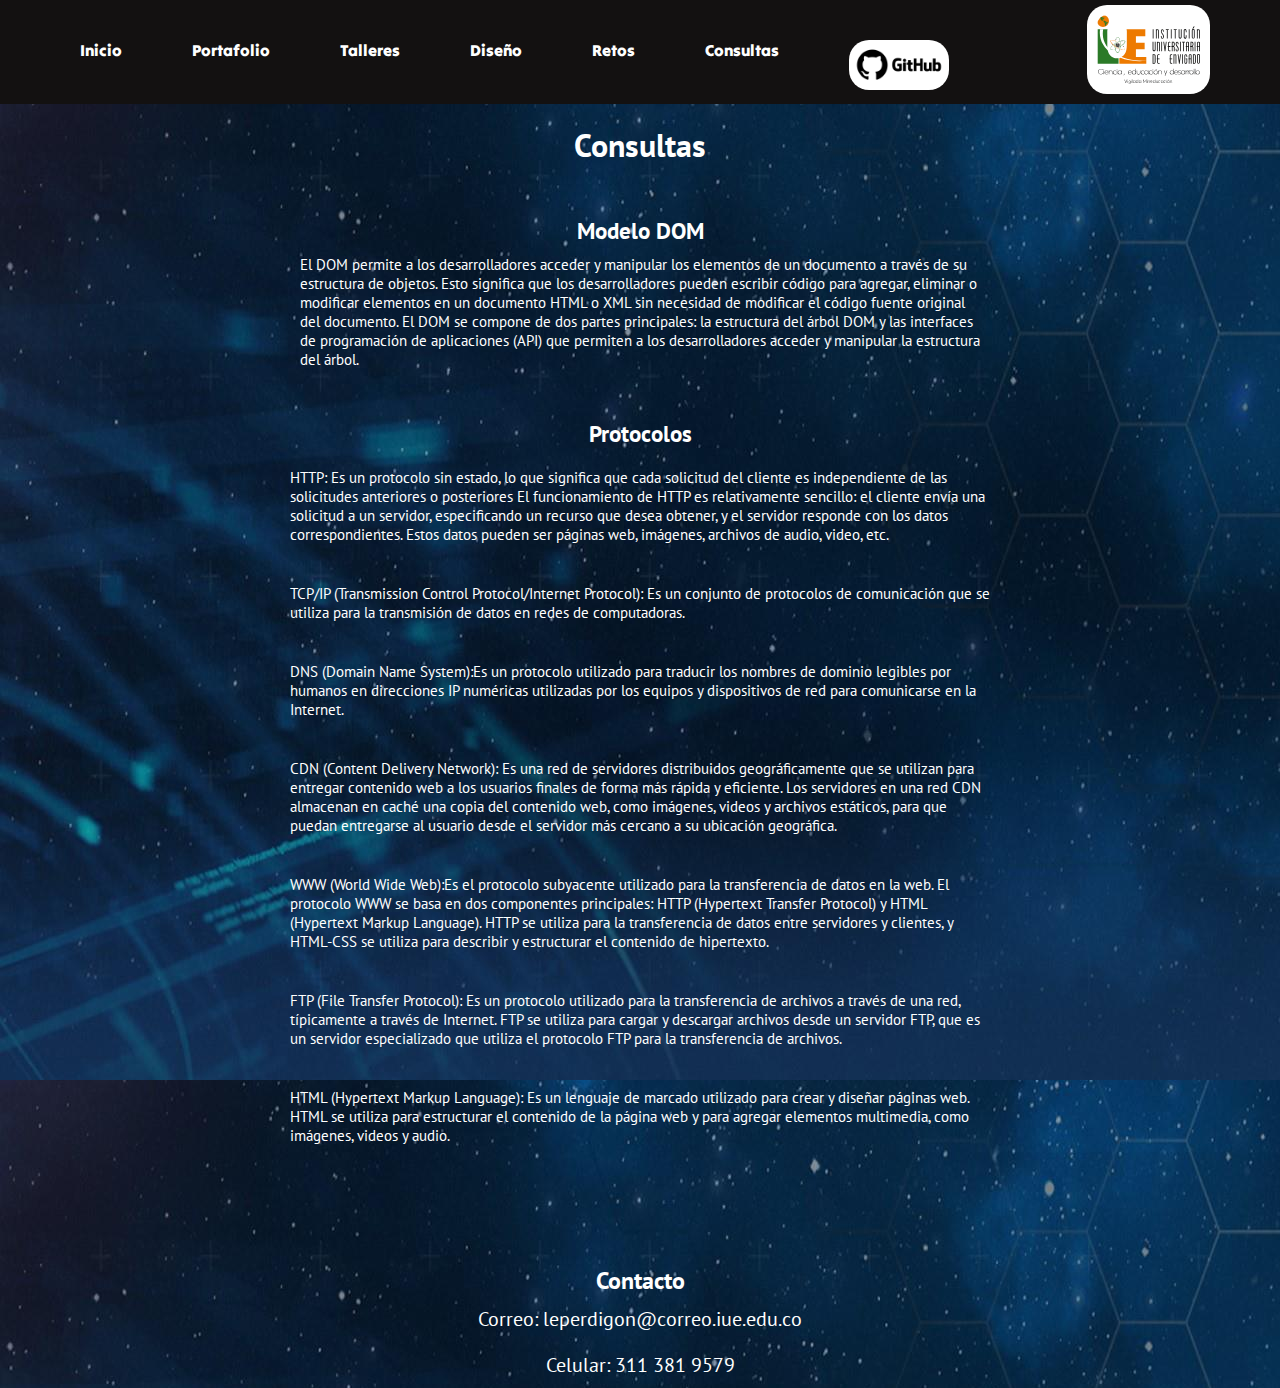
<file: Consultas.html>
<!DOCTYPE html>
<html lang="es">
<head>
    <meta charset="UTF-8">
    <meta http-equiv="X-UA-Compatible" content="IE=edge">
    <meta name="viewport" content="width=device-width, initial-scale=1.0">
    <link rel="stylesheet" href="./Estilos/styleConsultas.css">
    <title>Consultas</title>
</head>
<body>
    <header>
        <div class="menu">
            <nav>
                <ul class="menu-horizontal">
                    <li><a href="./border.html">Inicio</a></li>
                    <li><a href="./Portafolio.html">Portafolio</a></li>
                    <li><a href="./Talleres.html">Talleres</a></li>
                    <li><a href="./Diseño.html">Diseño</a></li>
                    <li><a href="./Retos.html">Retos</a></li>
                    <li><a href="./Consultas.html">Consultas</a></li>
                    <li><a href="https://github.com/Lucho118/ProgramacionWeb" target="_blank">
                        <img src="Imagenes/Github.jpg" alt="Github" class="Github"></a></li>
                </ul>
            </nav>
            <a href="https://www.iue.edu.co/"><img src="./Imagenes/iueLogo.svg" alt="LogoIUE" class="logo"></a>
            
        </div>        
    </header>

    <div class="Contenido">
        <h1>Consultas</h1>
        <ul class="links">
            <li>
                <h2>Modelo DOM</h2>
                <p>
                    El DOM permite a los desarrolladores acceder y manipular los 
                    elementos de un documento a través de su estructura de objetos. 
                    Esto significa que los desarrolladores pueden escribir código para 
                    agregar, eliminar o modificar elementos en un documento HTML o 
                    XML sin necesidad de modificar el código fuente original del documento.
                    El DOM se compone de dos partes principales: la estructura del árbol DOM 
                    y las interfaces de programación de aplicaciones (API) que permiten a los 
                    desarrolladores acceder y manipular la estructura del árbol.
                </p>
            </li>
            <li>
                <h2>Protocolos</h2>
                <p>
                    <ul class="Protocolos">
                        <li>HTTP: Es un protocolo sin estado, lo que significa que cada solicitud del cliente es independiente de las solicitudes anteriores o posteriores
                        El funcionamiento de HTTP es relativamente sencillo: el cliente envía una solicitud a un servidor, especificando un recurso que desea obtener, y el servidor responde con los datos correspondientes. Estos datos pueden ser páginas web, imágenes, archivos de audio, video, etc.
                        </li>
                        <li>TCP/IP (Transmission Control Protocol/Internet Protocol): Es un conjunto de protocolos de comunicación que se utiliza para la transmisión de datos en redes de computadoras.</li>
                        <li>DNS (Domain Name System):Es un protocolo utilizado para traducir los nombres de dominio legibles por humanos en direcciones IP numéricas utilizadas por los equipos y dispositivos de red para comunicarse en la Internet.</li>
                        <li> CDN (Content Delivery Network): Es una red de servidores distribuidos geográficamente que se utilizan para entregar contenido web a los usuarios finales de forma más rápida y eficiente. Los servidores en una red CDN almacenan en caché una copia del contenido web, como imágenes, videos y archivos estáticos, para que puedan entregarse al usuario desde el servidor más cercano a su ubicación geográfica.</li>
                        <li>WWW (World Wide Web):Es el protocolo subyacente utilizado para la transferencia de datos en la web. El protocolo WWW se basa en dos componentes principales: HTTP (Hypertext Transfer Protocol) y HTML (Hypertext Markup Language). HTTP se utiliza para la transferencia de datos entre servidores y clientes, y HTML-CSS se utiliza para describir y estructurar el contenido de hipertexto.</li>
                        <li>FTP (File Transfer Protocol): Es un protocolo utilizado para la transferencia de archivos a través de una red, típicamente a través de Internet. FTP se utiliza para cargar y descargar archivos desde un servidor FTP, que es un servidor especializado que utiliza el protocolo FTP para la transferencia de archivos.</li>
                        <li>HTML (Hypertext Markup Language): Es un lenguaje de marcado utilizado para crear y diseñar páginas web. HTML se utiliza para estructurar el contenido de la página web y para agregar elementos multimedia, como imágenes, videos y audio.</li>
                    </ul>
                </p>
            </li>
        </ul>
    </div>

    <div class="Contacto">
        <h2>Contacto</h2>
        <div id="Informacion">
            <p>Correo:  leperdigon@correo.iue.edu.co</p>
            <p>Celular: 311 381 9579</p>
        </div>
    </div>
</body>
</body>
</html>
</file>
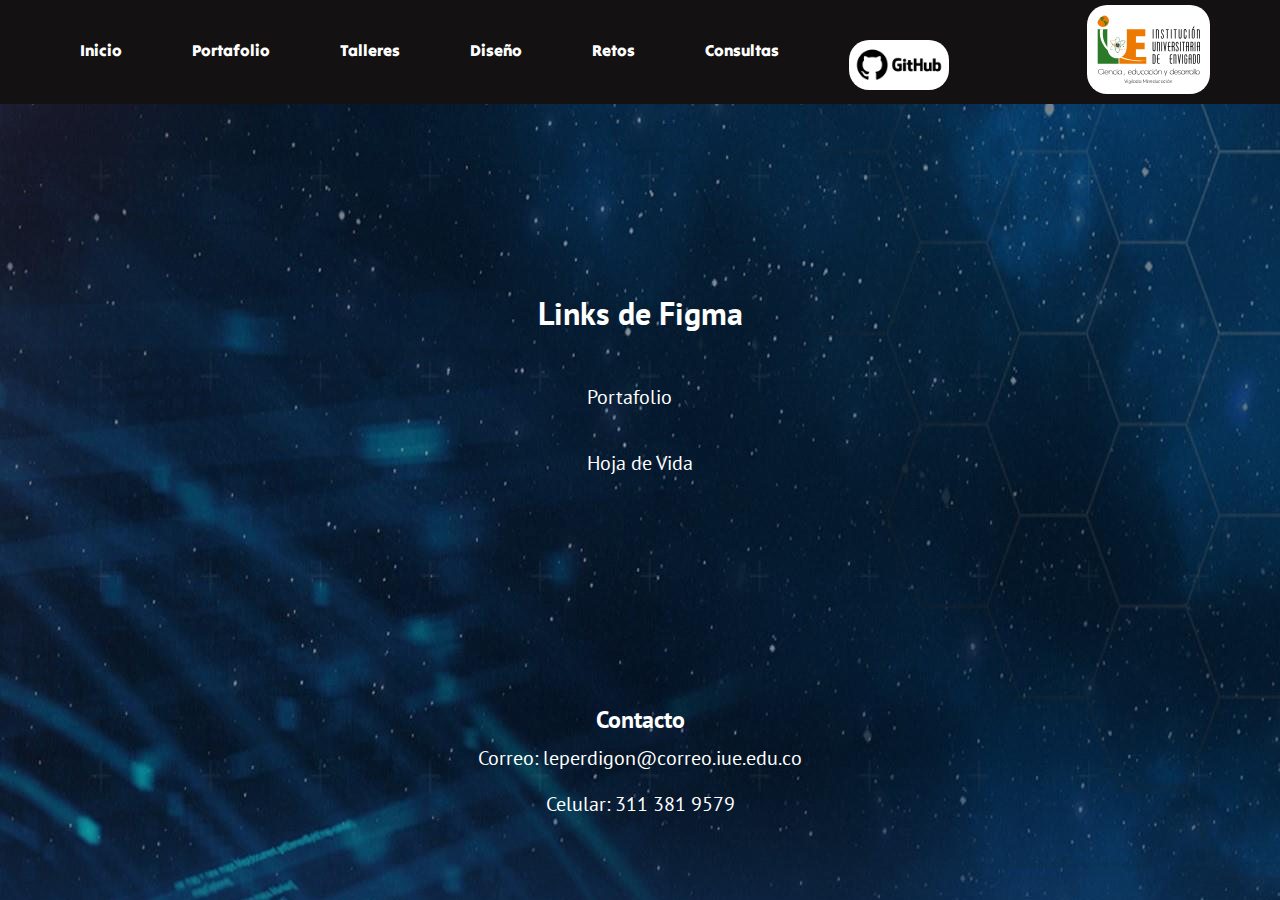
<file: Diseño.html>
<!DOCTYPE html>
<html lang="es">
<head>
    <meta charset="UTF-8">
    <meta http-equiv="X-UA-Compatible" content="IE=edge">
    <meta name="viewport" content="width=device-width, initial-scale=1.0">
    <link rel="stylesheet" href="./Estilos/styleGeneral.css">
    <title>Diseño</title>
</head>
<body>
    <header>
        <div class="menu">
            <nav>
                <ul class="menu-horizontal">
                    <li><a href="./index.html">Inicio</a></li>
                    <li><a href="./Portafolio.html">Portafolio</a></li>
                    <li><a href="./Talleres.html">Talleres</a></li>
                    <li><a href="./Diseño.html">Diseño</a></li>
                    <li><a href="./Retos.html">Retos</a></li>
                    <li><a href="./Consultas.html">Consultas</a></li>
                    <li><a href="https://github.com/Lucho118/ProgramacionWeb" target="_blank">
                        <img src="Imagenes/Github.jpg" alt="Github" class="Github"></a></li>
                </ul>
            </nav>
            <a href="https://www.iue.edu.co/" target="_blank"><img src="./Imagenes/iueLogo.svg" alt="LogoIUE" class="logo"></a>
            
        </div>        
    </header>

    <div class="Contenido">
        <h1>Links de Figma</h1>
        <ul class="links">
            <li><a href="https://www.figma.com/proto/ElZt2PTxZqno3W1r5WyziS/Portafolio?node-id=7%3A82&scaling=min-zoom&page-id=0%3A1" target="_blank">Portafolio</a></li>
            <li><a href="https://www.figma.com/proto/nLwJsWGTECnhEjZqfuh97p/HojaDeVida?node-id=1%3A2&scaling=min-zoom&page-id=0%3A1" target="_blank">Hoja de Vida</a></li>
        </ul>
    </div>

    <div class="Contacto">
        <h2>Contacto</h2>
        <div id="Informacion">
            <p>Correo:  leperdigon@correo.iue.edu.co</p>
            <p>Celular: 311 381 9579</p>
        </div>
    </div>
</body>
</body>
</html>
</file>
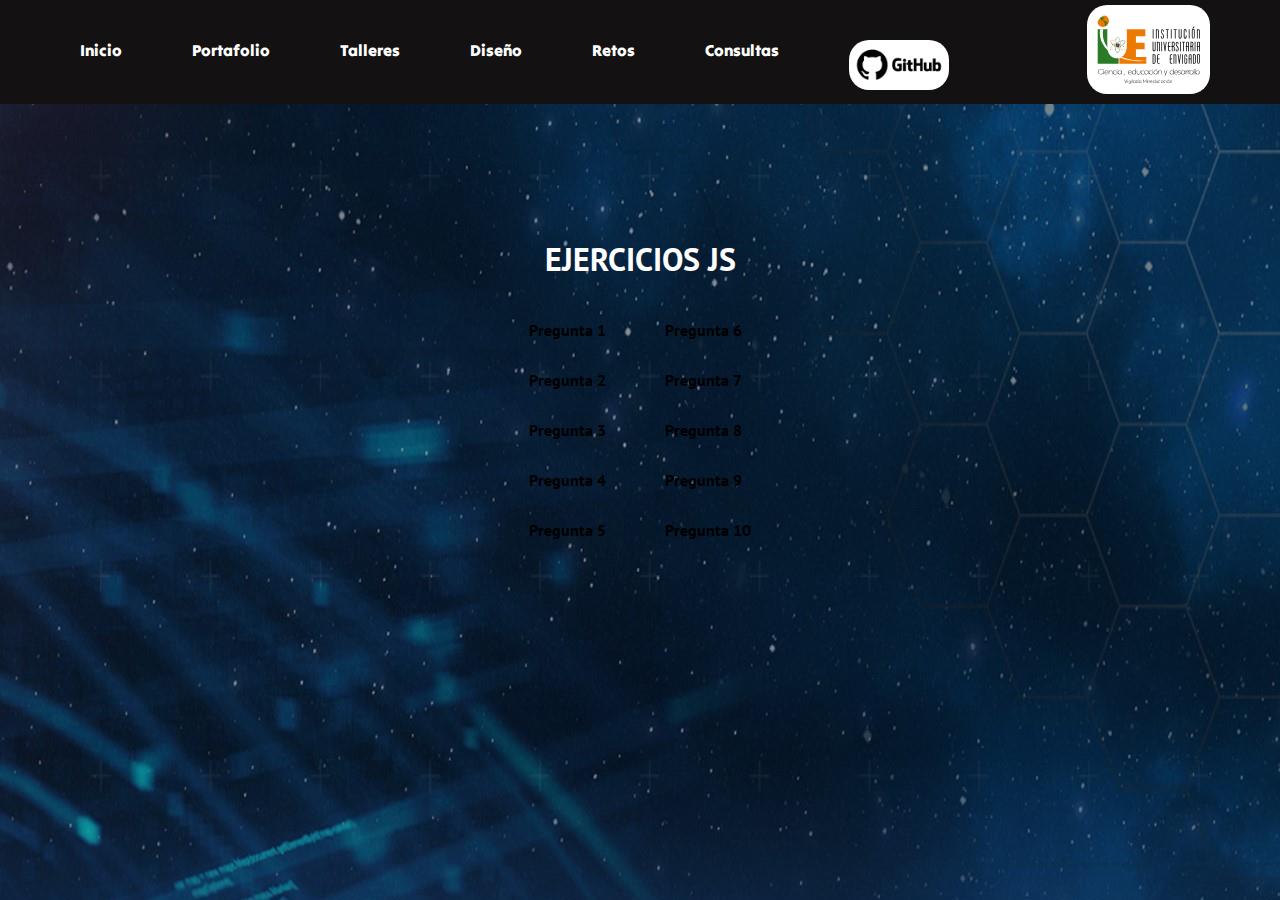
<file: EjerciciosJS.html>
<!DOCTYPE html>
<html lang="es">
<head>
    <meta charset="UTF-8">
    <meta http-equiv="X-UA-Compatible" content="IE=edge">
    <meta name="viewport" content="width=device-width, initial-scale=1.0">
    <link rel="stylesheet" href="./Estilos/styleEjerJs.css">
    <title>JavaScript</title>
</head>
<body>
    <header>
        <div class="menu">
            <nav>
                <ul class="menu-horizontal">
                    <li><a href="./index.html">Inicio</a></li>
                    <li><a href="./Portafolio.html">Portafolio</a></li>
                    <li><a href="./Talleres.html">Talleres</a></li>
                    <li><a href="./Diseño.html">Diseño</a></li>
                    <li><a href="./Retos.html">Retos</a></li>
                    <li><a href="./Consultas.html">Consultas</a></li>
                    <li><a href="https://github.com/Lucho118/ProgramacionWeb" target="_blank">
                        <img src="Imagenes/Github.jpg" alt="Github" class="Github"></a></li>
                </ul>
            </nav>
            <a href="https://www.iue.edu.co/" target="_blank"><img src="./Imagenes/iueLogo.svg" alt="LogoIUE" class="logo"></a>
            
        </div>        
    </header>
    <div class="Contenido">
        <h1>EJERCICIOS JS</h1>
        <div class="Preguntas">
            <ul class="links">
                <li id="1">Pregunta 1</li>
                <li id="2">Pregunta 2</li>
                <li id="3">Pregunta 3</li>
                <li id="4">Pregunta 4</li>
                <li id="5">Pregunta 5</li>
            </ul>
            <ul class="links">
                <li id="6">Pregunta 6</li>
                <li id="7">Pregunta 7</li>
                <li id="8">Pregunta 8</li>
                <li id="9">Pregunta 9</li>
                <li id="10">Pregunta 10</li>
            </ul> 
        </div>    

        <div class="Respuesta">
            
        </div>
    </div>

    <script src="/JS.js"></script>
</body>
</html>
</file>
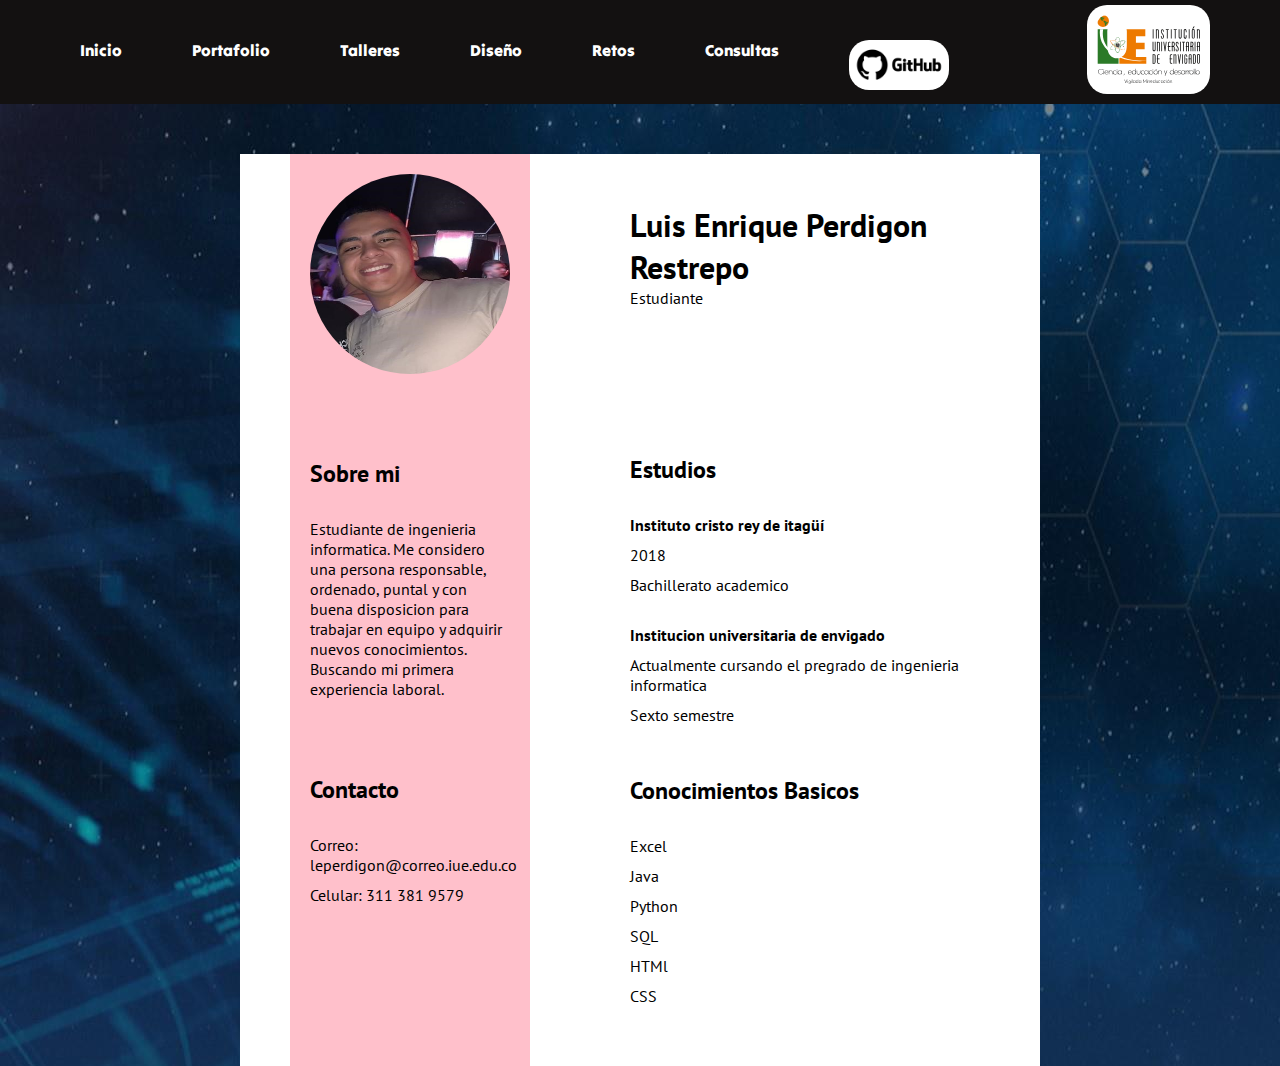
<file: HojaDeVida.html>
<!DOCTYPE html>
<html lang="es">
<head>
    <meta charset="UTF-8">
    <meta http-equiv="X-UA-Compatible" content="IE=edge">
    <meta name="viewport" content="width=device-width, initial-scale=1.0">
    <link rel="stylesheet" href="./Estilos/styleHojaDeVida.css">
    <title>Hoja De Vida</title>
</head>
<body>
    <header>
        <div class="menu">
            <nav>
                <ul class="menu-horizontal">
                    <li><a href="./index.html">Inicio</a></li>
                    <li><a href="./Portafolio.html">Portafolio</a></li>
                    <li><a href="./Talleres.html">Talleres</a></li>
                    <li><a href="./Diseño.html">Diseño</a></li>
                    <li><a href="./Retos.html">Retos</a></li>
                    <li><a href="./Consultas.html">Consultas</a></li>
                    <li><a href="https://github.com/Lucho118/ProgramacionWeb" target="_blank">
                        <img src="Imagenes/Github.jpg" alt="Github" class="Github"></a></li>
                </ul>
            </nav>
            <a href="https://www.iue.edu.co/" target="_blank"><img src="./Imagenes/iueLogo.svg" alt="LogoIUE" class="logo"></a>
            
        </div>        
    </header>

    <div class="Contenido">

        <div class="Presentacion">            
            <div id="Imagen">
                <img class="Foto" src="Imagenes/Foto1.jpg">
            </div>

            <div id="NombreMedia">
                <h1>Luis Enrique Perdigon Restrepo</h1>
                <p>Estudiante</p>
            </div>

            <div id="SobreMi">              
                <h2>Sobre mi</h2>
                <p id="Descripcion">Estudiante de ingenieria informatica.
                    Me considero una persona responsable, ordenado, puntal y con buena disposicion para trabajar en equipo y adquirir nuevos conocimientos.
                    Buscando mi primera experiencia laboral.</p>           
            </div>

            <div id="Contacto">
                <h2>Contacto</h2>
                <div id="Informacion">
                    <p>Correo:  leperdigon@correo.iue.edu.co</p>
                    <p>Celular: 311 381 9579</p>
                </div>
            </div>
        </div>
    
        <div class="Informacion">
            <div id="Nombre">
                <h1>Luis Enrique Perdigon Restrepo</h1>
                <p>Estudiante</p>
            </div>
            
            <div id="Estudios">
                <h2>Estudios</h2>
                <h4>Instituto cristo rey de itagüí</h4>
                <p>2018</p>
                <p>Bachillerato academico</p>
    
                <h4>Institucion universitaria de envigado</h4>
                <p>Actualmente cursando el pregrado de ingenieria informatica</p>
                <p>Sexto semestre</p>
            </div>
            
            <div id="Conocimientos">
                <h2>Conocimientos Basicos</h2>
                <p>Excel</p>
                <p>Java</p>
                <p>Python</p>
                <p>SQL</p>
                <p>HTMl</p>
                <p>CSS</p>
            </div>
        </div>
    </div>
    
    
</body>
</html>
</file>
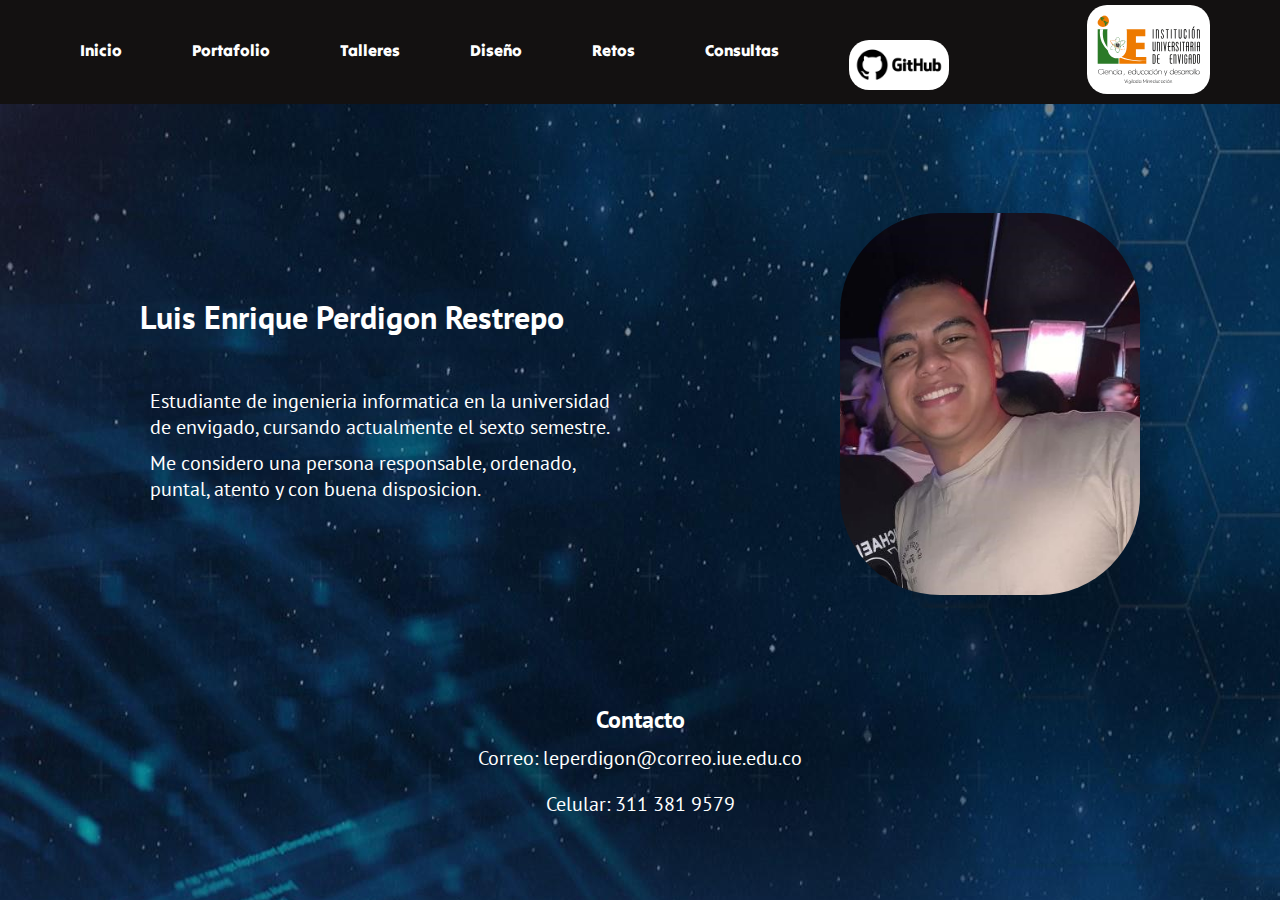
<file: Portafolio.html>
<!DOCTYPE html>
<html lang="es">
<head>
    <meta charset="UTF-8">
    <meta http-equiv="X-UA-Compatible" content="IE=edge">
    <meta name="viewport" content="width=device-width, initial-scale=1.0">
    <link rel="stylesheet" href="./Estilos/stylePortafolio.css">
    <title>Portafolio</title>
</head>
<body>
    <header>
        <div class="menu">
            <nav>
                <ul class="menu-horizontal">
                    <li><a href="./index.html">Inicio</a></li>
                    <li><a href="./Portafolio.html">Portafolio</a></li>
                    <li><a href="./Talleres.html">Talleres</a></li>
                    <li><a href="./Diseño.html">Diseño</a></li>
                    <li><a href="./Retos.html">Retos</a></li>
                    <li><a href="./Consultas.html">Consultas</a></li>
                    <li><a href="https://github.com/Lucho118/ProgramacionWeb" target="_blank">
                        <img src="Imagenes/Github.jpg" alt="Github" class="Github"></a></li>
                </ul>
            </nav>
            <a href="https://www.iue.edu.co/" target="_blank"><img src="./Imagenes/iueLogo.svg" alt="LogoIUE" class="logo"></a>
            
        </div>        
    </header>

    <div class="Contenido">
        <div id="Presentacion">
            <h1>Luis Enrique Perdigon Restrepo</h1>
            <p>Estudiante de ingenieria informatica en la universidad de envigado, 
                cursando actualmente el sexto semestre.</p>
            <p>
                Me considero una persona responsable, ordenado, puntal, atento y con buena disposicion.
            </p>
        </div>
        <img src="./Imagenes/Foto1.jpg" alt="Foto" class="Foto">
    </div>

    <div class="Contacto">
        <h2>Contacto</h2>
        <div id="Informacion">
            <p>Correo:  leperdigon@correo.iue.edu.co</p>
            <p>Celular: 311 381 9579</p>
        </div>
    </div>
</body>
</html>
</file>
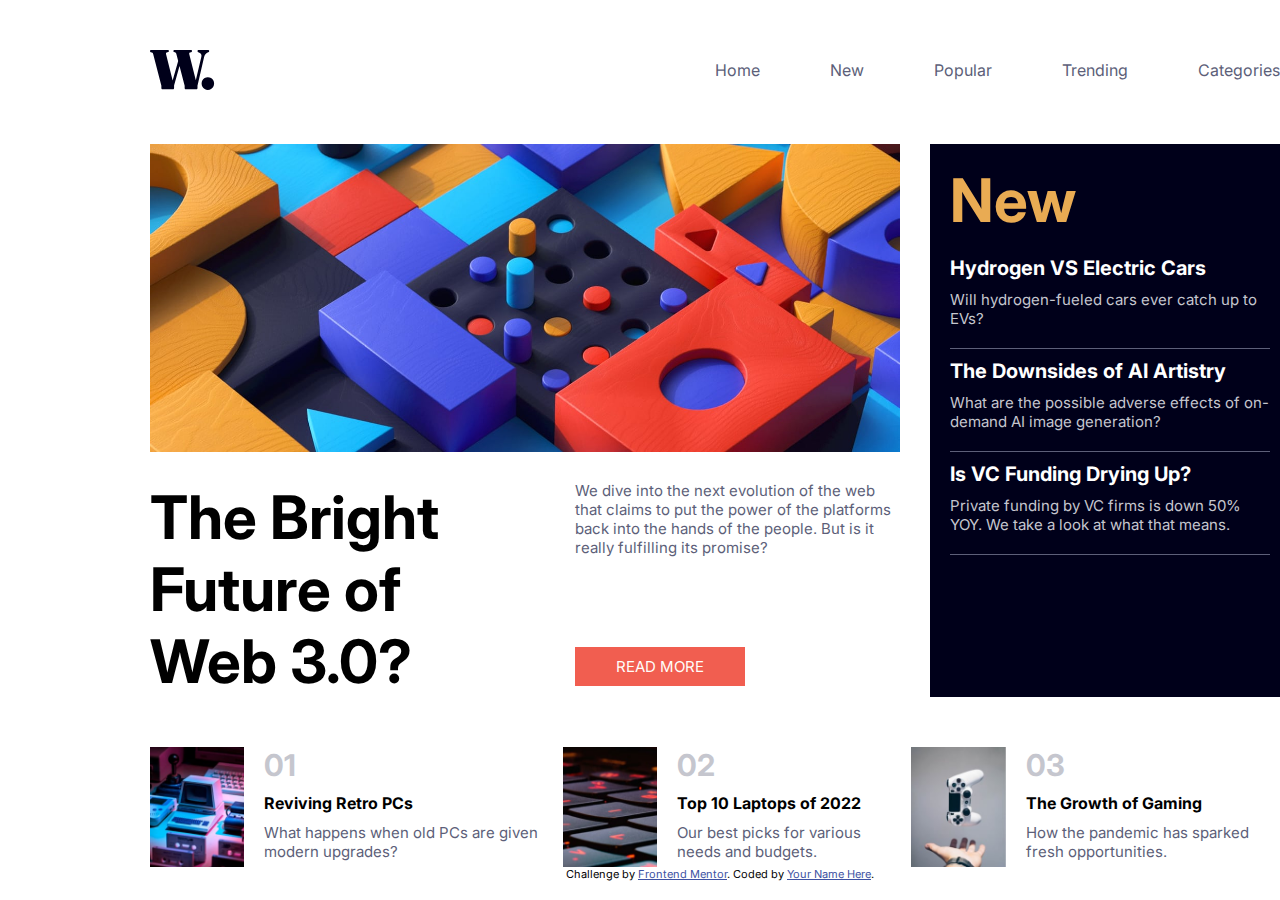
<file: Reto1.html>
<!DOCTYPE html>
<html lang="en">
<head>
  <meta charset="UTF-8">
  <meta name="viewport" content="width=device-width, initial-scale=1.0"> <!-- displays site properly based on user's device -->

  <link rel="icon" type="image/png" sizes="32x32" href="./Imagenes/Reto1/favicon-32x32.png">
  <link rel="stylesheet" href="./Estilos/styleReto1.css">
  
  <title>Frontend Mentor | News homepage</title>

  <!-- Feel free to remove these styles or customise in your own stylesheet 👍 -->
  <style>
    .attribution { font-size: 11px; text-align: center; }
    .attribution a { color: hsl(228, 45%, 44%); }
  </style>
</head>
<body>
  <header>
    <div class="Logo">
      <img src="./Imagenes/Reto1/logo.svg" alt="Logo">
    </div>
    <div class="menu">
        <nav>  
          <ul class="menu-horizontal">
            <li><a href="#">Home</a></li>
            <li><a href="#">New</a></li>
            <li><a href="#">Popular</a></li>
            <li><a href="#">Trending</a></li>
            <li><a href="#">Categories</a></li>
          </ul>
        </nav>   
    </div>        
  </header>
  <section id="Contenido">
    <div class="Principal">
      <img src="./Imagenes/Reto1/image-web-3-desktop.jpg" alt="Diseño" id="ImgPrincipal">
      <div id="Principal">
        <div id="info1">
          <h1>
            The Bright Future of Web 3.0?
          </h1>        
        </div>
        <div id="info2">
          <div id="texto">
            We dive into the next evolution of the web that claims to put the power of the platforms back into the hands of the people. 
            But is it really fulfilling its promise?
          </div>
          <div id="boton">
            READ MORE
          </div>
        </div>  
      </div>     
    </div>
    <div class="Secundario">
      <h1 id="Titulo">New</h1> 
      <div id="Cont1">
        <h2 class="Subtitulo">Hydrogen VS Electric Cars</h2>
      
        <p>Will hydrogen-fueled cars ever catch up to EVs?</p>
      </div>
      <div id="Cont2">
        <h2 class="Subtitulo">The Downsides of AI Artistry</h2>
      
        <p>What are the possible adverse effects of on-demand AI image generation?</p>
      </div>
      <div id="Cont3">
        <h2 class="Subtitulo">Is VC Funding Drying Up?</h2>
      
        <p>Private funding by VC firms is down 50% YOY. We take a look at what that means.</p>
      </div>
    </div>
  </section>
  <section id="PiePagina">
    <div class="ContPie">
      <img src="./Imagenes/Reto1/image-retro-pcs.jpg" alt="PcRetro" class="ImgPie">
      <div>
        <h1 class="Numero">01</h1>
        <h2 class="SubPie">Reviving Retro PCs</h2>
        <p class="ParPie">What happens when old PCs are given modern upgrades?</p>
      </div>        
    </div>
    <div class="ContPie">
      <img src="./Imagenes/Reto1/image-top-laptops.jpg" alt="Laptop" class="ImgPie">
      <div>
        <h1 class="Numero">02</h1>
        <h2 class="SubPie">Top 10 Laptops of 2022</h2>
        <p class="ParPie">Our best picks for various needs and budgets.</p>
      </div>             
    </div>
    <div class="ContPie">
      <img src="./Imagenes/Reto1/image-gaming-growth.jpg" alt="Growth" class="ImgPie">
      <div>
        <h1 class="Numero">03</h1>
        <h2 class="SubPie">The Growth of Gaming</h2>
        <p class="ParPie">How the pandemic has sparked fresh opportunities.</p>
      </div>           
    </div>
  </section>

  <div class="attribution">
    Challenge by <a href="https://www.frontendmentor.io?ref=challenge" target="_blank">Frontend Mentor</a>. 
    Coded by <a href="#">Your Name Here</a>.
  </div>
</body>
</html>
</file>
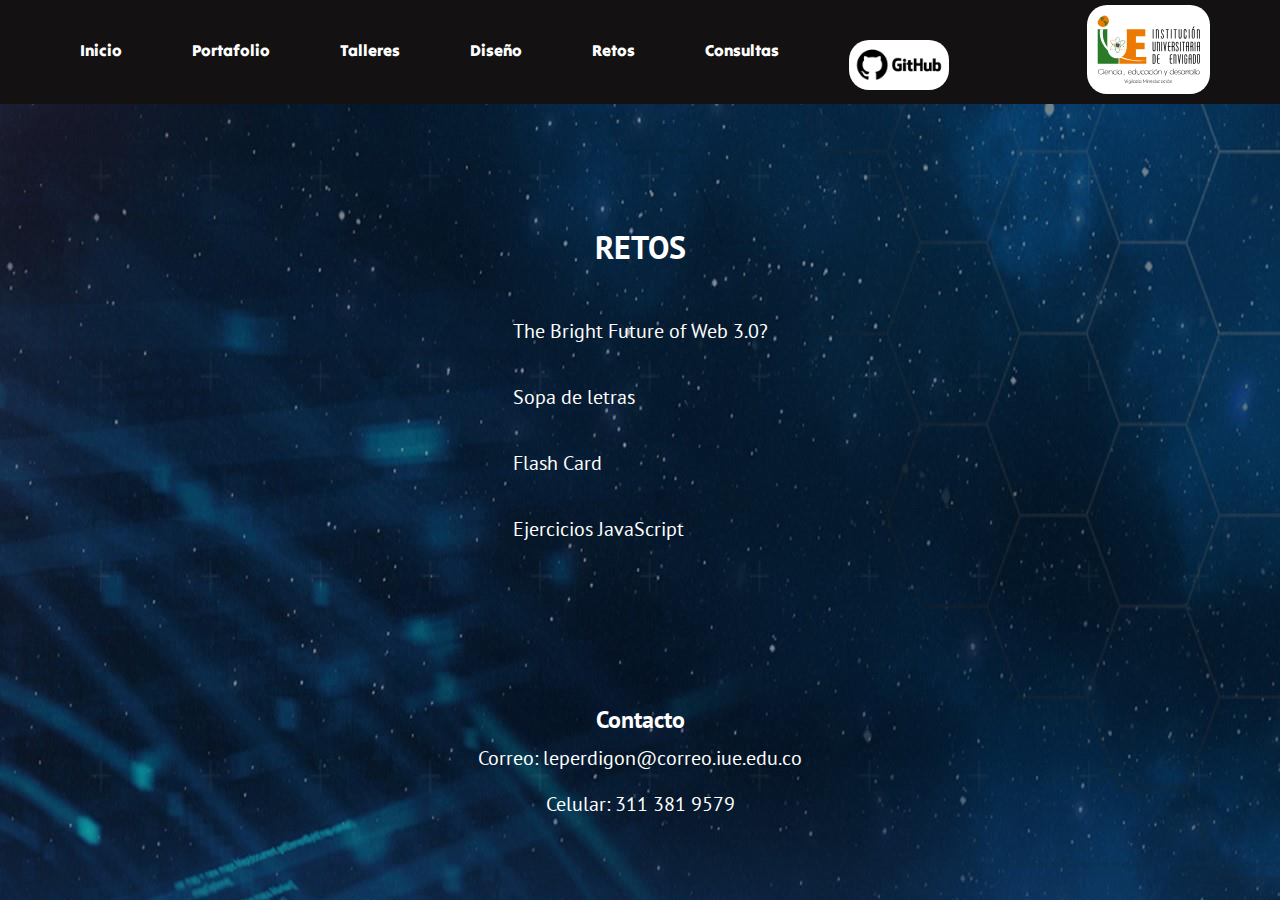
<file: Retos.html>
<!DOCTYPE html>
<html lang="es">
<head>
    <meta charset="UTF-8">
    <meta http-equiv="X-UA-Compatible" content="IE=edge">
    <meta name="viewport" content="width=device-width, initial-scale=1.0">
    <link rel="stylesheet" href="./Estilos/styleGeneral.css">
    <title>Retos</title>
</head>
<body>
    <header>
        <div class="menu">
            <nav>
                <ul class="menu-horizontal">
                    <li><a href="./index.html">Inicio</a></li>
                    <li><a href="./Portafolio.html">Portafolio</a></li>
                    <li><a href="./Talleres.html">Talleres</a></li>
                    <li><a href="./Diseño.html">Diseño</a></li>
                    <li><a href="./Retos.html">Retos</a></li>
                    <li><a href="./Consultas.html">Consultas</a></li>
                    <li><a href="https://github.com/Lucho118/ProgramacionWeb" target="_blank">
                        <img src="Imagenes/Github.jpg" alt="Github" class="Github"></a></li>
                </ul>
            </nav>
            <a href="https://www.iue.edu.co/" target="_blank"><img src="./Imagenes/iueLogo.svg" alt="LogoIUE" class="logo"></a>
            
        </div>        
    </header>

    <div class="Contenido">
        <h1>RETOS</h1>
        <ul class="links">
            <li><a href="./Reto1.html" target="_blank">The Bright Future of Web 3.0?</a></li>
            <li><a href="./SopaDeLetras.html">Sopa de letras</a></li>
            <li><a href="./Flashcard.html">Flash Card</a></li>
            <li><a href="./EjerciciosJS.html">Ejercicios JavaScript</a></li>
        </ul>
    </div>

    <div class="Contacto">
        <h2>Contacto</h2>
        <div id="Informacion">
            <p>Correo:  leperdigon@correo.iue.edu.co</p>
            <p>Celular: 311 381 9579</p>
        </div>
    </div>
</body>
</body>
</html>
</file>
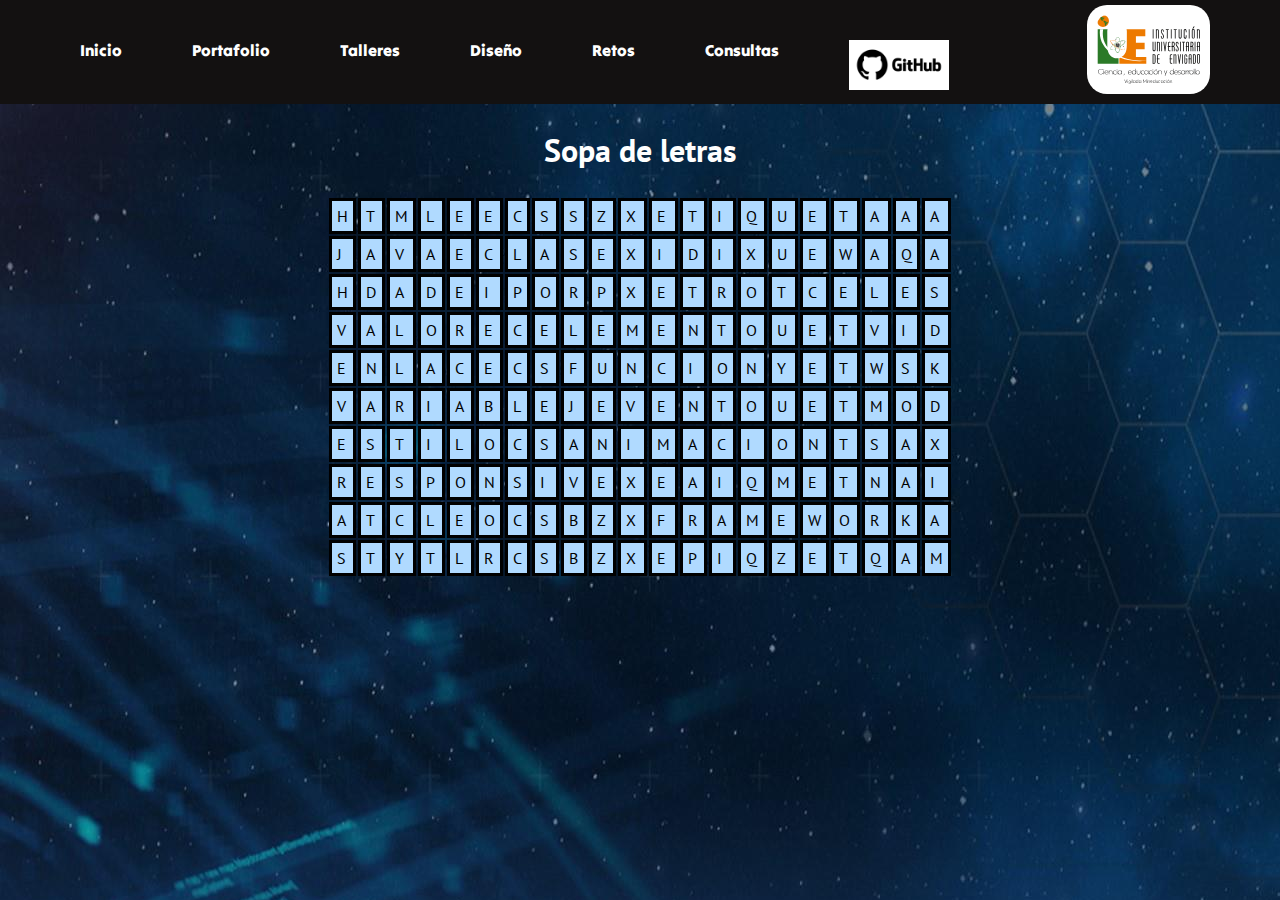
<file: SopaDeLetras.html>
<!DOCTYPE html>
<html lang="es">
<head>
    <meta charset="UTF-8">
    <meta http-equiv="X-UA-Compatible" content="IE=edge">
    <meta name="viewport" content="width=device-width, initial-scale=1.0">
    <title>Sopa de letras</title>
    <link rel="stylesheet" href="./Estilos/styleSopa.css">
</head>
<body> 
    <header>
        <div class="menu">
            <nav>
                <ul class="menu-horizontal">
                    <li><a href="./index.html">Inicio</a></li>
                    <li><a href="./Portafolio.html">Portafolio</a></li>
                    <li><a href="./Talleres.html">Talleres</a></li>
                    <li><a href="./Diseño.html">Diseño</a></li>
                    <li><a href="./Retos.html">Retos</a></li>
                    <li><a href="./Consultas.html">Consultas</a></li>
                    <li><a href="https://github.com/Lucho118/ProgramacionWeb" target="_blank">
                        <img src="Imagenes/Github.jpg" alt="Github" class="Github"></a></li>
                </ul>
            </nav>
            <a href="https://www.iue.edu.co/" target="_blank"><img src="./Imagenes/iueLogo.svg" alt="LogoIUE" class="logo"></a>
            
        </div>        
    </header>   
    <section class="tabla">
        <h1>Sopa de letras</h1>
        <table class="sopa">
            <tr>
                <td class="ele">H</td>
                <td class="ele">T</td>
                <td class="ele">M</td>
                <td class="ele">L</td>
                <td class="ele">E</td>
                <td class="ele">E</td>
                <td class="ele">C</td>
                <td class="ele">S</td>
                <td class="ele">S</td>
                <td class="ele">Z</td>
                <td class="ele">X</td>
                <td class="ele">E</td>
                <td class="ele">T</td>
                <td class="ele">I</td>
                <td class="ele">Q</td>
                <td class="ele">U</td>
                <td class="ele">E</td>
                <td class="ele">T</td>
                <td class="ele">A</td>
                <td class="ele">A</td>
                <td class="ele">A</td>
            </tr>
            <tr>
                <td class="ele">J</td>
                <td class="ele">A</td>
                <td class="ele">V</td>
                <td class="ele">A</td>
                <td class="ele">E</td>
                <td class="ele">C</td>
                <td class="ele">L</td>
                <td class="ele">A</td>
                <td class="ele">S</td>
                <td class="ele">E</td>
                <td class="ele">X</td>
                <td class="ele">I</td>
                <td class="ele">D</td>
                <td class="ele">I</td>
                <td class="ele">X</td>
                <td class="ele">U</td>
                <td class="ele">E</td>
                <td class="ele">W</td>
                <td class="ele">A</td>
                <td class="ele">Q</td>
                <td class="ele">A</td>
            </tr>
            <tr>
                <td class="ele">H</td>
                <td class="ele">D</td>
                <td class="ele">A</td>
                <td class="ele">D</td>
                <td class="ele">E</td>
                <td class="ele">I</td>
                <td class="ele">P</td>
                <td class="ele">O</td>
                <td class="ele">R</td>
                <td class="ele">P</td>
                <td class="ele">X</td>
                <td class="ele">E</td>
                <td class="ele">T</td>
                <td class="ele">R</td>
                <td class="ele">O</td>
                <td class="ele">T</td>
                <td class="ele">C</td>
                <td class="ele">E</td>
                <td class="ele">L</td>
                <td class="ele">E</td>
                <td class="ele">S</td>
            </tr>
            <tr>
                <td class="ele">V</td>
                <td class="ele">A</td>
                <td class="ele">L</td>
                <td class="ele">O</td>
                <td class="ele">R</td>
                <td class="ele">E</td>
                <td class="ele">C</td>
                <td class="ele">E</td>
                <td class="ele">L</td>
                <td class="ele">E</td>
                <td class="ele">M</td>
                <td class="ele">E</td>
                <td class="ele">N</td>
                <td class="ele">T</td>
                <td class="ele">O</td>
                <td class="ele">U</td>
                <td class="ele">E</td>
                <td class="ele">T</td>
                <td class="ele">V</td>
                <td class="ele">I</td>
                <td class="ele">D</td>
            </tr>
            <tr>
                <td class="ele">E</td>
                <td class="ele">N</td>
                <td class="ele">L</td>
                <td class="ele">A</td>
                <td class="ele">C</td>
                <td class="ele">E</td>
                <td class="ele">C</td>
                <td class="ele">S</td>
                <td class="ele">F</td>
                <td class="ele">U</td>
                <td class="ele">N</td>
                <td class="ele">C</td>
                <td class="ele">I</td>
                <td class="ele">O</td>
                <td class="ele">N</td>
                <td class="ele">Y</td>
                <td class="ele">E</td>
                <td class="ele">T</td>
                <td class="ele">W</td>
                <td class="ele">S</td>
                <td class="ele">K</td>
            </tr>
            <tr>
                <td class="ele">V</td>
                <td class="ele">A</td>
                <td class="ele">R</td>
                <td class="ele">I</td>
                <td class="ele">A</td>
                <td class="ele">B</td>
                <td class="ele">L</td>
                <td class="ele">E</td>
                <td class="ele">J</td>
                <td class="ele">E</td>
                <td class="ele">V</td>
                <td class="ele">E</td>
                <td class="ele">N</td>
                <td class="ele">T</td>
                <td class="ele">O</td>
                <td class="ele">U</td>
                <td class="ele">E</td>
                <td class="ele">T</td>
                <td class="ele">M</td>
                <td class="ele">O</td>
                <td class="ele">D</td>
            </tr>
            <tr>
                <td class="ele">E</td>
                <td class="ele">S</td>
                <td class="ele">T</td>
                <td class="ele">I</td>
                <td class="ele">L</td>
                <td class="ele">O</td>
                <td class="ele">C</td>
                <td class="ele">S</td>
                <td class="ele">A</td>
                <td class="ele">N</td>
                <td class="ele">I</td>
                <td class="ele">M</td>
                <td class="ele">A</td>
                <td class="ele">C</td>
                <td class="ele">I</td>
                <td class="ele">O</td>
                <td class="ele">N</td>
                <td class="ele">T</td>
                <td class="ele">S</td>
                <td class="ele">A</td>
                <td class="ele">X</td>
            </tr>
            <tr>
                <td class="ele">R</td>
                <td class="ele">E</td>
                <td class="ele">S</td>
                <td class="ele">P</td>
                <td class="ele">O</td>
                <td class="ele">N</td>
                <td class="ele">S</td>
                <td class="ele">I</td>
                <td class="ele">V</td>
                <td class="ele">E</td>
                <td class="ele">X</td>
                <td class="ele">E</td>
                <td class="ele">A</td>
                <td class="ele">I</td>
                <td class="ele">Q</td>
                <td class="ele">M</td>
                <td class="ele">E</td>
                <td class="ele">T</td>
                <td class="ele">N</td>
                <td class="ele">A</td>
                <td class="ele">I</td>
            </tr>
            <tr>
                <td class="ele">A</td>
                <td class="ele">T</td>
                <td class="ele">C</td>
                <td class="ele">L</td>
                <td class="ele">E</td>
                <td class="ele">O</td>
                <td class="ele">C</td>
                <td class="ele">S</td>
                <td class="ele">B</td>
                <td class="ele">Z</td>
                <td class="ele">X</td>
                <td class="ele">F</td>
                <td class="ele">R</td>
                <td class="ele">A</td>
                <td class="ele">M</td>
                <td class="ele">E</td>
                <td class="ele">W</td>
                <td class="ele">O</td>
                <td class="ele">R</td>
                <td class="ele">K</td>
                <td class="ele">A</td>
            </tr>
            <tr>
                <td class="ele">S</td>
                <td class="ele">T</td>
                <td class="ele">Y</td>
                <td class="ele">T</td>
                <td class="ele">L</td>
                <td class="ele">R</td>
                <td class="ele">C</td>
                <td class="ele">S</td>
                <td class="ele">B</td>
                <td class="ele">Z</td>
                <td class="ele">X</td>
                <td class="ele">E</td>
                <td class="ele">P</td>
                <td class="ele">I</td>
                <td class="ele">Q</td>
                <td class="ele">Z</td>
                <td class="ele">E</td>
                <td class="ele">T</td>
                <td class="ele">Q</td>
                <td class="ele">A</td>
                <td class="ele">M</td>
            </tr> 
        </table>
    </section>
</body>
</html>
</file>
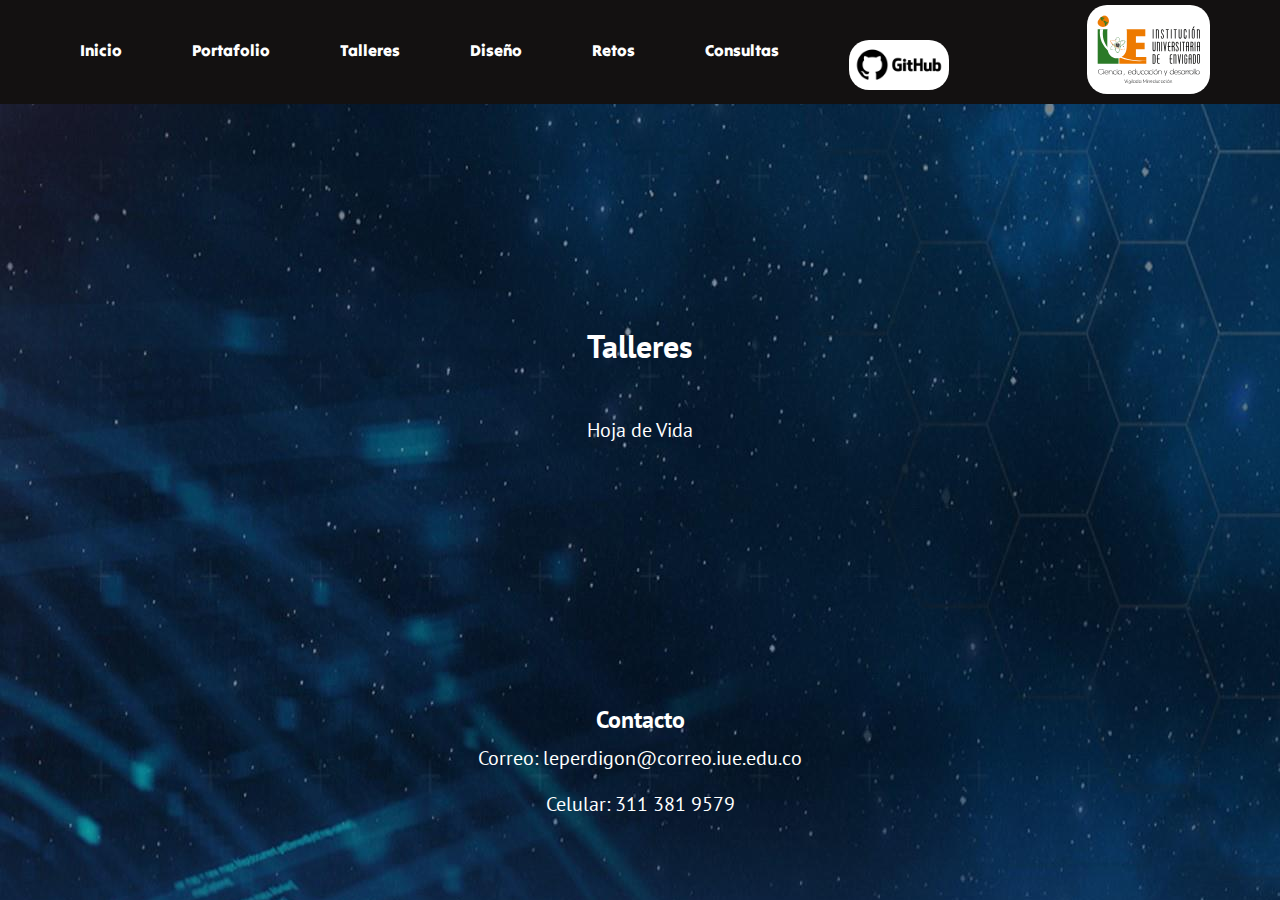
<file: Talleres.html>
<!DOCTYPE html>
<html lang="es">
<head>
    <meta charset="UTF-8">
    <meta http-equiv="X-UA-Compatible" content="IE=edge">
    <meta name="viewport" content="width=device-width, initial-scale=1.0">
    <link rel="stylesheet" href="./Estilos/styleGeneral.css">
    <title>Talleres</title>
</head>
<body>
    <header>
        <div class="menu">
            <nav>
                <ul class="menu-horizontal">
                    <li><a href="./index.html">Inicio</a></li>
                    <li><a href="./Portafolio.html">Portafolio</a></li>
                    <li><a href="./Talleres.html">Talleres</a></li>
                    <li><a href="./Diseño.html">Diseño</a></li>
                    <li><a href="./Retos.html">Retos</a></li>
                    <li><a href="./Consultas.html">Consultas</a></li>
                    <li><a href="https://github.com/Lucho118/ProgramacionWeb" target="_blank">
                        <img src="Imagenes/Github.jpg" alt="Github" class="Github"></a></li>
                </ul>
            </nav>
            <a href="https://www.iue.edu.co/"><img src="./Imagenes/iueLogo.svg" alt="LogoIUE" class="logo"></a>
            
        </div>        
    </header>

    <div class="Contenido">
        <h1>Talleres</h1>
        <ul class="links">
            <li><a href="HojaDeVida.html">Hoja de Vida</a></li>
        </ul>
    </div>

    <div class="Contacto">
        <h2>Contacto</h2>
        <div id="Informacion">
            <p>Correo:  leperdigon@correo.iue.edu.co</p>
            <p>Celular: 311 381 9579</p>
        </div>
    </div>
</body>
</body>
</html>
</file>
<file: Estilos/styleConsultas.css>
@import url('https://fonts.googleapis.com/css2?family=PT+Sans&family=Tilt+Warp&display=swap');

*{
    padding: 0%;
    margin: 0%;
}

body{
    background-color: #1B2430;
    background-image:url("../Imagenes/Fondo.jpg");
    font-family: 'Tilt Warp', cursive;
}

header{
    background-color: #131111;
    width: 100%;
    height: 100px;
    clear: both;
    content: "";
    display: table;
    font-family: 'Tilt Warp', cursive;
}

.menu{
    width: auto;
    margin: 0 auto;
}

.logo{
    float: right;
    padding: 10px;
    margin-right: 70px;
    margin-top: 5px;
    background-color: white;
    border-radius: 20px;
}

.Github{
    width: 100px;
    border-radius: 20px;
}

nav{
    float: left;
    padding: 10px;
    margin-top: 30px;
}

nav ul li{
    list-style: none;
    margin-left: 70px;
    float: left;
}

nav ul li a{
    text-decoration: none;
    color: white;
}

nav li a:hover {
	color:#0088A9
}

.Contenido{
    display: flex;
    flex-direction: column;
    justify-content: center;
    align-items: center;
    width: auto;
    font-family: 'PT Sans', sans-serif;
    margin: 20px;
}

.Contacto{
    display: flex;
    flex-direction: column;
    justify-content: center;
    align-items: center;
    color: white;
    font-family: 'PT Sans', sans-serif;
}

h1{
    margin-bottom: 50px;
    color: white;
}

.links li{
    width: 700px;
    list-style: none;
    margin-bottom: 40px;
    text-decoration: none;
    color: white;
    font-size: 15px;
    display: flex;
    flex-direction: column;
    align-items: center;
}

#Informacion{
    display: flex;
    flex-direction: column;
    align-items: center;
    font-size: 20px;
}

p{
    margin: 10px;
}

@media(max-width:375px){
    .Contenido{
        width: 375px;
        margin: 0px;
    }

    .links li{
        width: 375px;
    }

    h2{
        font-size: 25px;
    }

    p{
        font-size: 15px;
    }
}
</file>
<file: Estilos/styleGeneral.css>
@import url('https://fonts.googleapis.com/css2?family=PT+Sans&family=Tilt+Warp&display=swap');

*{
    padding: 0%;
    margin: 0%;
}

body{
    background-color: #1B2430;
    background-image:url("../Imagenes/Fondo.jpg");
    font-family: 'Tilt Warp', cursive;
}

header{
    background-color: #131111;
    width: 100%;
    height: 100px;
    clear: both;
    content: "";
    display: table;
    font-family: 'Tilt Warp', cursive;
}

.menu{
    width: auto;
    margin: 0 auto;
}

.logo{
    float: right;
    padding: 10px;
    margin-right: 70px;
    margin-top: 5px;
    background-color: white;
    border-radius: 20px;
}

.Github{
    width: 100px;
    border-radius: 20px;
}

nav{
    float: left;
    padding: 10px;
    margin-top: 30px;
}

nav ul li{
    list-style: none;
    margin-left: 70px;
    float: left;
}

nav ul li a{
    text-decoration: none;
    color: white;
}

nav li a:hover {
	color:#0088A9
}

.Contenido{
    display: flex;
    flex-direction: column;
    justify-content: center;
    align-items: center;
    width: auto;
    height: 600px;
    font-family: 'PT Sans', sans-serif;
}

.Contacto{
    display: flex;
    flex-direction: column;
    justify-content: center;
    align-items: center;
    color: white;
    font-family: 'PT Sans', sans-serif;
}

h1{
    margin-bottom: 50px;
    color: white;
}

.links li{
    list-style: none;
    margin-bottom: 40px;
}

.links li a{
    text-decoration: none;
    color: white;
    font-size: 20px;
}

.links li a:hover{
    color:#0088A9
}

#Informacion{
    display: flex;
    flex-direction: column;
    align-items: center;
    font-size: 20px;
}

p{
    margin: 10px;
}

@media(max-width:375px){
    
}
</file>
<file: Estilos/styleEjerJs.css>
@import url('https://fonts.googleapis.com/css2?family=PT+Sans&family=Tilt+Warp&display=swap');

*{
    padding: 0%;
    margin: 0%;
}

body{
    background-color: #1B2430;
    background-image:url("../Imagenes/Fondo.jpg");
    font-family: 'Tilt Warp', cursive;
}

header{
    background-color: #131111;
    width: 100%;
    height: 100px;
    clear: both;
    content: "";
    display: table;
    font-family: 'Tilt Warp', cursive;
}

.menu{
    width: auto;
    margin: 0 auto;
}

.logo{
    float: right;
    padding: 10px;
    margin-right: 70px;
    margin-top: 5px;
    background-color: white;
    border-radius: 20px;
}

.Github{
    width: 100px;
    border-radius: 20px;
}

nav{
    float: left;
    padding: 10px;
    margin-top: 30px;
}

nav ul li{
    list-style: none;
    margin-left: 70px;
    float: left;
}

nav ul li a{
    text-decoration: none;
    color: white;
}

nav li a:hover {
	color:#0088A9
}

.Contenido{
    display: flex;
    flex-direction: column;
    justify-content: center;
    align-items: center;
    width: auto;
    height: 600px;
    font-family: 'PT Sans', sans-serif;
}

.Preguntas{
    display: grid;
    grid-template-columns: repeat(2,1fr);
    grid-gap: 50px
}

p{
    color: white;
    font-size: 20px;
}

h1{
    margin-bottom: 40px;
    color: white;
}

.links li{
    list-style: none;
    margin-bottom: 30px;
    font-weight: bolder;
}

.links li:hover{
    cursor: pointer;
    color:white;
    font-weight: lighter;  
}
</file>
<file: Estilos/styleHojaDeVida.css>
@import url('https://fonts.googleapis.com/css2?family=PT+Sans&family=Tilt+Warp&display=swap');

*{
    padding: 0%;
    margin: 0%;
}

body{
    background-color: #1B2430;
    background-image:url("../Imagenes/Fondo.jpg");
    font-family: 'Tilt Warp', cursive;
}

header{
    background-color: #131111;
    width: 100%;
    height: 100px;
    clear: both;
    content: "";
    display: table;
    font-family: 'Tilt Warp', cursive;
}

.menu{
    width: auto;
    margin: 0 auto;
}

.logo{
    float: right;
    padding: 10px;
    margin-right: 70px;
    margin-top: 5px;
    background-color: white;
    border-radius: 20px;
}

.Github{
    width: 100px;
    border-radius: 20px;
}

nav{
    float: left;
    padding: 10px;
    margin-top: 30px;
}

nav ul li{
    list-style: none;
    margin-left: 70px;
    float: left;
}

nav ul li a{
    text-decoration: none;
    color: white;
}

nav li a:hover {
	color:#0088A9
}

.Contenido{
    display: flex;
    width: 800px;
    margin: auto;
    margin-top: 50px;
    padding-bottom: 0px;
    background-color: white;
    font-family: 'PT Sans', sans-serif;
}

.Foto{
    border-radius: 150px;
    width: 200px;
    height: 200px;
    margin-bottom: 80px;
}

.Presentacion{
    display: flex;
    flex-direction: column;
    width: 200px;
    margin-left: 50px ;
    margin-right: 50px;
    padding: 20px;
    background-color: pink;
}

#NombreMedia{
    display: none;
}

h2{
    margin-bottom: 30px;
}

#SobreMi{
    margin-bottom: 50px;
}

.Informacion{
    width: 500px;
    margin: 50px;
}

#Nombre{
    height:150px ;
    margin-bottom: 100px;
}

h4{
    margin-bottom: 10px;
    margin-top: 30px;
}

p{
    margin-bottom: 10px;
}

#Conocimientos{
    margin-top: 50px;
}

#Descripcion{
    margin-bottom: 25px;
}

@media(max-width:375px){
    .Contenido{
        display: block;
        width: 375px;
    }

    #NombreMedia{
        display: block;
    }

    #Nombre{
        display: none;
    }

    .Informacion{
        width: 200px;
        margin-top: 0px;
        margin-left: 50px ;
        margin-right: 50px;
        padding: 20px;
        background-color: pink;
    }
}
</file>
<file: Estilos/stylePortafolio.css>
@import url('https://fonts.googleapis.com/css2?family=PT+Sans&family=Tilt+Warp&display=swap');

*{
    padding: 0%;
    margin: 0%;
}

body{
    background-color: #1B2430;
    background-image:url("../Imagenes/Fondo.jpg");
    font-family: 'Tilt Warp', cursive;
}

header{
    background-color: #131111;
    width: 100%;
    height: 100px;
    clear: both;
    content: "";
    display: table;
    font-family: 'Tilt Warp', cursive;
}

.menu{
    width: auto;
    margin: 0 auto;
}

.logo{
    float: right;
    padding: 10px;
    margin-right: 70px;
    margin-top: 5px;
    background-color: white;
    border-radius: 20px;
}

.Github{
    width: 100px;
    border-radius: 20px;
}

nav{
    float: left;
    padding: 10px;
    margin-top: 30px;
}

nav ul li{
    list-style: none;
    margin-left: 70px;
    float: left;
}

nav ul li a{
    text-decoration: none;
    color: white;
}

nav li a:hover {
	color:#0088A9
}

.Contenido{
    display: flex;
    justify-content: center;
    align-items: center;
    width: auto;
    height: 600px;
    font-family: 'PT Sans', sans-serif;
}

#Presentacion{
    margin-left: 0px;
    margin-right: 100px;
    width: 500px;
    color: white;
}

h1{
    margin-bottom: 50px;
}

p{
    font-size: 20px;
    margin: 10px;
}

.Foto{
    width: 300px;
    border-radius: 100px;
    margin-right: 0px;
    margin-left: 100px;
}

.Contacto{
    display: flex;
    flex-direction: column;
    justify-content: center;
    align-items: center;
    color: white;
    font-family: 'PT Sans', sans-serif;
}

#Informacion{
    display: flex;
    flex-direction: column;
    align-items: center;
}

@media (max-width:375px){

    .Contenido{
        margin-top: 50px;
        display: block;
    }

    #Presentacion{
        width: 375px;
    }

    h1{
        font-size: 40px;
        text-align: center;
    }

    p{
        font-size: 20px;
    }

    .Foto{
        width: 100px;
        border-radius: 100px;
        margin-top: 50px;
        margin-left: 135px;
    }
}
</file>
<file: Estilos/styleReto1.css>
@import url('https://fonts.googleapis.com/css2?family=Inter:wght@400;700;800&display=swap');
*{
    padding: 0%;
    margin: 0%;
}

body{
    width: 1140px;
    margin-top: 50px;
    margin-left: 150px;
    margin-right: 150px;
    font-family: 'Inter', sans-serif;
}

header{
    display: flex;
    margin-bottom: 50px;
}

.menu{
    width: 100%;
    display: flex;
    justify-content: end;
}
nav{
    display: flex;
    padding: 10px;
}

nav ul li{
    list-style: none;
    margin-left: 70px;
    float: left;
    display: flex;
}

nav ul li a{
    text-decoration: none;
    color: hsl(236, 13%, 42%);
}

nav li a:hover {
	color:hsl(5, 85%, 63%)
}

#Contenido{
    display: flex;
}

#ImgPrincipal{
    width: 750px;
}

#Principal{
    display: flex;
    margin-top: 25px;
    width: 750px;
}

#info1{
    width: 50%;
    margin-right: 50px;
}

h1{
    font-size:60px;
}

#info2{
    width: 50%;
    font-size: 15px;
    margin-left: 50px;
}

#texto{
    color: hsl(236, 13%, 42%);
}

#boton{
    background-color: hsl(5, 85%, 63%);
    font-size: 15px;
    color: hsl(36, 100%, 99%);
    width: 150px;
    margin-top: 90px;
    padding: 10px;
    display: flex;
    justify-content: center;
}

#boton:hover{
    background-color: hsl(240, 100%, 5%);
}

.Secundario{
    background-color: hsl(240, 100%, 5%);
    margin-left: 30px;
    color: white;
    font-size: 15px;
    padding: 20px;
    width: 420px;
}

#Titulo{
    color:hsl(35, 77%, 62%) ;
    margin-bottom: 20px;
}

.Subtitulo{
    font-size: 20px;
    margin-top: 10px;
    margin-bottom: 10px;
}

.Subtitulo:hover{
    color: hsl(35, 77%, 62%);
}

p{
    margin-top: 10px;
    border-bottom: 1px;
    border-bottom-style: solid;
    border-color: hsl(236, 13%, 42%);
    padding-bottom: 20px;
    color: hsl(233, 8%, 79%);
}

#PiePagina{
    display: flex;
    margin-top: 50px;
}

.ContPie{
    display: flex;
    margin-right: 10px;
}

.ImgPie{
    height: 120px;
    margin-right: 20px;
}

.Numero{
    font-size: 30px;
    color: hsl(233, 8%, 79%);
}

.SubPie{
    font-size: 16px;
    margin-top: 10px;
    margin-bottom: 10px ;
}

.SubPie:hover{
    color:hsl(5, 85%, 63%) ;
}

.ParPie{
    margin: 0px;
    border: 0px;
    padding: 0px;
    font-size: 15px;
    color: hsl(236, 13%, 42%);
}
</file>
<file: Estilos/styleSopa.css>
@import url('https://fonts.googleapis.com/css2?family=PT+Sans&family=Tilt+Warp&display=swap');

*{
    padding: 0%;
    margin: 0%;
}

body{
    background-color: #1B2430;
    background-image:url("../Imagenes/Fondo.jpg");
    font-family: 'Tilt Warp', cursive;
}

header{
    background-color: #131111;
    width: 100%;
    height: 100px;
    clear: both;
    content: "";
    display: table;
    font-family: 'Tilt Warp', cursive;
}

.menu{
    width: auto;
    margin: 0 auto;
}

.logo{
    float: right;
    padding: 10px;
    margin-right: 70px;
    margin-top: 5px;
    background-color: white;
    border-radius: 20px;
}

.Github{
    width: 100px;
}

nav{
    float: left;
    padding: 10px;
    margin-top: 30px;
}

nav ul li{
    list-style: none;
    margin-left: 70px;
    float: left;
}

nav ul li a{
    text-decoration: none;
    color: white;
}

nav li a:hover {
	color:#0088A9
}

.tabla{
    display: flex;
    flex-direction: column;
    align-items: center;
    font-family: 'PT Sans', sans-serif;
}

.tabla h1{
    margin-block: 25px;
    color: white;
}

.tabla .sopa .ele{
    background-color: #B0DAFF;
    border: 3px solid black;
    padding: 5px;
}

.tabla .sopa .ele:hover{
    cursor: pointer;
    background-color: #146C94;
}

.Retos ul{
    display: flex;
    justify-content: center;
    margin-top: 100px;
}
</file>
